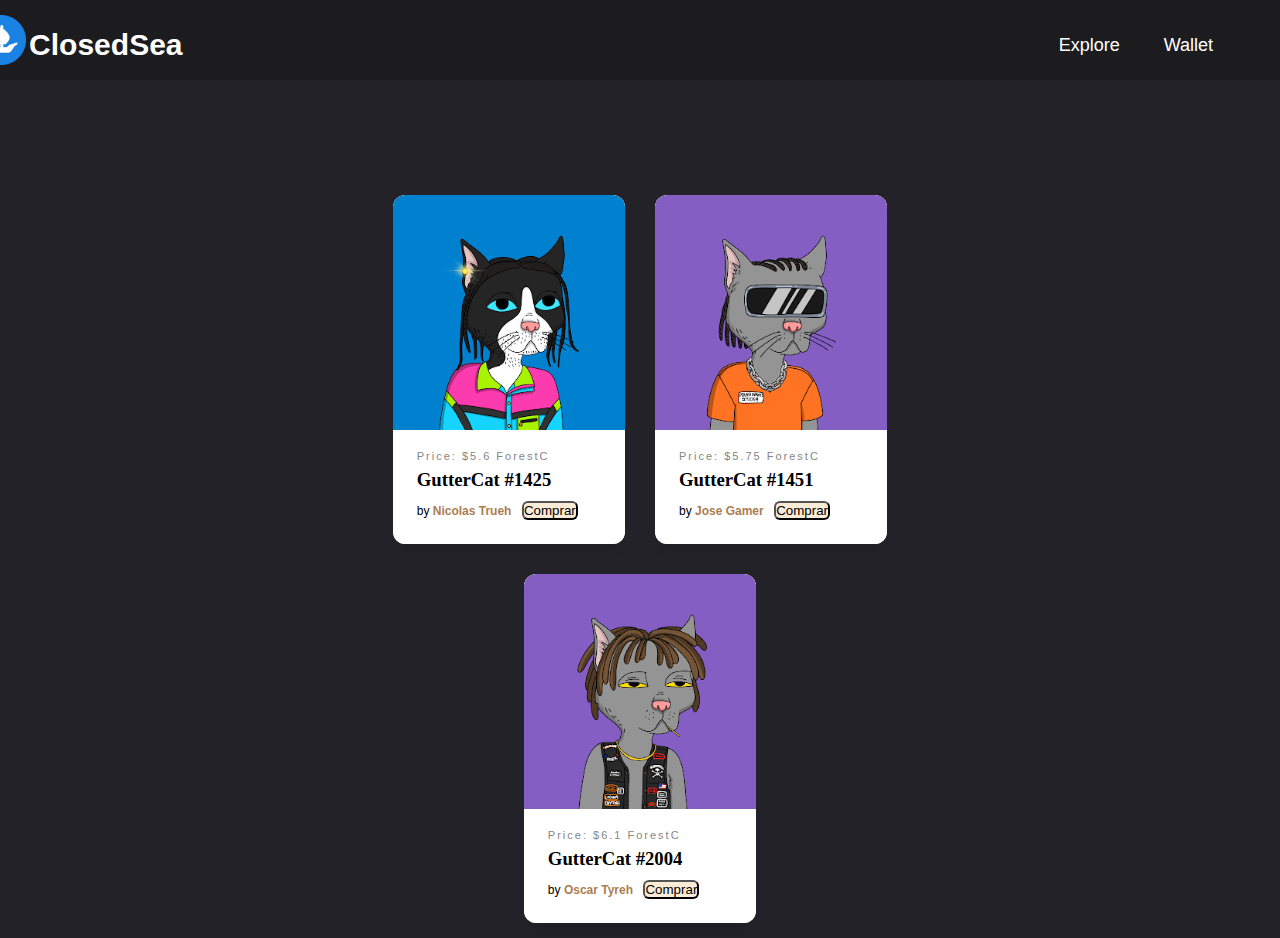
<file: src/main/webapp/CollectionGunnerCat.html>
<!DOCTYPE html>
<html lang="en">
<head>
    <meta charset="UTF-8">
    <meta http-equiv="X-UA-Compatible" content="IE=edge">
    <meta name="viewport" content="width=device-width, initial-scale=1.0">
    <link rel="stylesheet" href="css/Gunnercat.css">
    <title>Gunner Cat Collection</title>
</head>
<body>

<header class="header">
    <!--NavBar-->
    <nav class="nav">

        <img src="./Resources/closedsea%20favicon.png" class="favicon">
        <a href="indexLOG.jsp" class="logo nav-link">ClosedSea</a>

        <ul class="nav-menu">
            <li class="nav-menu-item">
                <a href="explore.html" class="nav-menu-link nav-link">Explore</a>
            </li>
            <!--<li class="nav-menu-item ">
                <a href="CrearColeccion.html" class="nav-menu-link nav-link">Collection</a>
            </li>
            <li class="nav-menu-item ">
                <a href="CrearPieza.html" class="nav-menu-link nav-link">Create</a>
            </li>
            <li class="nav-menu-item nav-menu-login">
                <a href="SignIn.html" class="nav-menu-link nav-link">Sign up / in</a>
            </li>-->
            <li class="nav-menu-item ">
                <a href="Wallet.html" class="nav-menu-link nav-link"> Wallet</a>
            </li>
        </ul>
    </nav>
</header>

<!--section where the charts are created and displayed within the collections-->
<form action="">
<section class="cards">

    <!--Card 1-->

    <article class="card card--1">
        <div class="card__info-hover">
            <!--Svg heart icon-->
            <svg class="card__like" viewBox="0 0 24 24">
                <path fill="#000000"
                      d="M12.1,18.55L12,18.65L11.89,18.55C7.14,14.24 4,11.39 4,8.5C4,6.5 5.5,5 7.5,5C9.04,5 10.54,6 11.07,7.36H12.93C13.46,6 14.96,5 16.5,5C18.5,5 20,6.5 20,8.5C20,11.39 16.86,14.24 12.1,18.55M16.5,3C14.76,3 13.09,3.81 12,5.08C10.91,3.81 9.24,3 7.5,3C4.42,3 2,5.41 2,8.5C2,12.27 5.4,15.36 10.55,20.03L12,21.35L13.45,20.03C18.6,15.36 22,12.27 22,8.5C22,5.41 19.58,3 16.5,3Z"/>
            </svg>
        </div>
        <!--Image on card-->
        <div class="card__img"></div>
        <!--Option to link to the letter-->
        <a href="#" class="card_link">
            <div class="card__img--hover">
                <style>
                    .card--1 .card__img, .card--1 .card__img--hover {
                        background-image: url(Nfts/Cat1.png);
                    }
                </style>
            </div>
        </a>
        <!--charter information-->
        <div class="card__info">
            <!--Price Nft-->
            <span class="card__category"> Price: $5.6 ForestC</span>
            <!--Name Nft-->
            <h3 class="card__title">GutterCat #1425</h3>
            <!--Author Nft-->
            <span class="card__by">by <a href="#" class="card__author" title="author">Nicolas Trueh</a></span>
            <!--Buy button-->
            <a href="Wallet.html"><input type="button" class="btn" value="Comprar"></a>
        </div>
    </article>


    <!--Card 2 Same elemnts, containers and classes-->
    <article class="card card--2">
        <div class="card__info-hover">
            <svg class="card__like" viewBox="0 0 24 24">
                <path fill="#000000"
                      d="M12.1,18.55L12,18.65L11.89,18.55C7.14,14.24 4,11.39 4,8.5C4,6.5 5.5,5 7.5,5C9.04,5 10.54,6 11.07,7.36H12.93C13.46,6 14.96,5 16.5,5C18.5,5 20,6.5 20,8.5C20,11.39 16.86,14.24 12.1,18.55M16.5,3C14.76,3 13.09,3.81 12,5.08C10.91,3.81 9.24,3 7.5,3C4.42,3 2,5.41 2,8.5C2,12.27 5.4,15.36 10.55,20.03L12,21.35L13.45,20.03C18.6,15.36 22,12.27 22,8.5C22,5.41 19.58,3 16.5,3Z"/>
            </svg>
        </div>
        <div class="card__img"></div>
        <a href="#" class="card_link">
            <div class="card__img--hover"></div>
        </a>
        <div class="card__info">
            <span class="card__category"> Price: $5.75 ForestC</span>
            <h3 class="card__title">GutterCat #1451</h3>
            <span class="card__by">by <a href="#" class="card__author" title="author">Jose Gamer</a></span>
            <a href="Wallet.html"><input type="button" class="btn" value="Comprar"></a>
        </div>
    </article>

    <!--Card 3 Same elemnts, containers and classes-->
    <article class="card card--3">
        <div class="card__info-hover">
            <svg class="card__like" viewBox="0 0 24 24">
                <path fill="#000000"
                      d="M12.1,18.55L12,18.65L11.89,18.55C7.14,14.24 4,11.39 4,8.5C4,6.5 5.5,5 7.5,5C9.04,5 10.54,6 11.07,7.36H12.93C13.46,6 14.96,5 16.5,5C18.5,5 20,6.5 20,8.5C20,11.39 16.86,14.24 12.1,18.55M16.5,3C14.76,3 13.09,3.81 12,5.08C10.91,3.81 9.24,3 7.5,3C4.42,3 2,5.41 2,8.5C2,12.27 5.4,15.36 10.55,20.03L12,21.35L13.45,20.03C18.6,15.36 22,12.27 22,8.5C22,5.41 19.58,3 16.5,3Z"/>
            </svg>
        </div>
        <div class="card__img"></div>
        <a href="#" class="card_link">
            <div class="card__img--hover"></div>
        </a>
        <div class="card__info">
            <span class="card__category"> Price: $6.1 ForestC</span>
            <h3 class="card__title">GutterCat #2004</h3>
            <span class="card__by">by <a href="#" class="card__author" title="author">Oscar Tyreh</a></span>
            <a href="Wallet.html"><input type="button" class="btn" value="Comprar"></a>
        </div>
    </article>
</section>
</form>

</body>
</html>
</file>
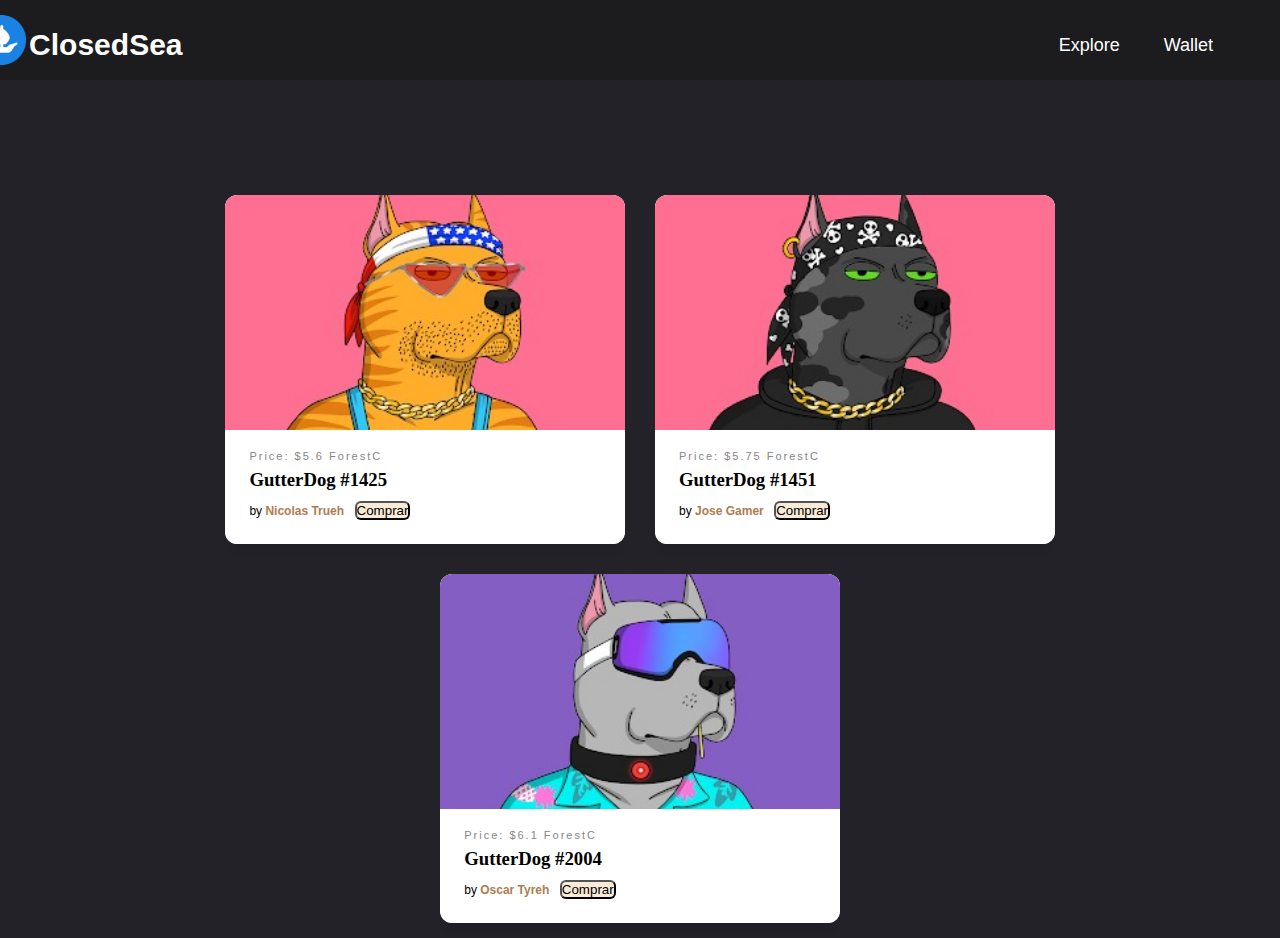
<file: src/main/webapp/CollectionGunnerDog.html>
<!DOCTYPE html>
<html lang="en">
<head>
    <meta charset="UTF-8">
    <meta http-equiv="X-UA-Compatible" content="IE=edge">
    <meta name="viewport" content="width=device-width, initial-scale=1.0">
    <link rel="stylesheet" href="css/Gunnerdog.css">
    <title>Gunner Dog Collection</title>
</head>
<body>

<header class="header">
    <!--NavBar-->
    <nav class="nav">

        <img src="./Resources/closedsea%20favicon.png" class="favicon">
        <a href="indexLOG.jsp" class="logo nav-link">ClosedSea</a>

        <ul class="nav-menu">
            <li class="nav-menu-item">
                <a href="explore.html" class="nav-menu-link nav-link">Explore</a>
            </li>
            <!-- <li class="nav-menu-item ">
                 <a href="CrearColeccion.html" class="nav-menu-link nav-link">Collection</a>
             </li>
             <li class="nav-menu-item ">
                 <a href="CrearPieza.html" class="nav-menu-link nav-link">Create</a>
             </li>
             <li class="nav-menu-item nav-menu-login">
                 <a href="SignIn.html" class="nav-menu-link nav-link">Sign up / in</a>
             </li>-->
            <li class="nav-menu-item ">
                <a href="Wallet.html" class="nav-menu-link nav-link"> Wallet</a>
            </li>
        </ul>
    </nav>
</header>


<section class="cards">

    <!--Carta 1-->

    <article class="card card--1">
        <div class="card__info-hover">
            <!--Svg icono corazón-->
            <svg class="card__like" viewBox="0 0 24 24">
                <path fill="#000000"
                      d="M12.1,18.55L12,18.65L11.89,18.55C7.14,14.24 4,11.39 4,8.5C4,6.5 5.5,5 7.5,5C9.04,5 10.54,6 11.07,7.36H12.93C13.46,6 14.96,5 16.5,5C18.5,5 20,6.5 20,8.5C20,11.39 16.86,14.24 12.1,18.55M16.5,3C14.76,3 13.09,3.81 12,5.08C10.91,3.81 9.24,3 7.5,3C4.42,3 2,5.41 2,8.5C2,12.27 5.4,15.36 10.55,20.03L12,21.35L13.45,20.03C18.6,15.36 22,12.27 22,8.5C22,5.41 19.58,3 16.5,3Z"/>
            </svg>
        </div>
        <!--Imagen carta-->
        <div class="card__img"></div>
        <!--Opción de link con la carta-->
        <a href="#" class="card_link">
            <div class="card__img--hover"></div>
        </a>
        <!--información de la carta-->
        <div class="card__info">
            <!--Precio Nft-->
            <span class="card__category"> Price: $5.6 ForestC</span>
            <!--Nombre Nft-->
            <h3 class="card__title">GutterDog #1425</h3>
            <!--Autor Nft-->
            <span class="card__by">by <a href="#" class="card__author" title="author">Nicolas Trueh</a></span>
            <!--Botón comprar-->
            <a href="Wallet.html"><input type="button" class="btn" value="Comprar"></a>
        </div>
    </article>


    <!--Carta 2-->
    <article class="card card--2">
        <div class="card__info-hover">
            <svg class="card__like" viewBox="0 0 24 24">
                <path fill="#000000"
                      d="M12.1,18.55L12,18.65L11.89,18.55C7.14,14.24 4,11.39 4,8.5C4,6.5 5.5,5 7.5,5C9.04,5 10.54,6 11.07,7.36H12.93C13.46,6 14.96,5 16.5,5C18.5,5 20,6.5 20,8.5C20,11.39 16.86,14.24 12.1,18.55M16.5,3C14.76,3 13.09,3.81 12,5.08C10.91,3.81 9.24,3 7.5,3C4.42,3 2,5.41 2,8.5C2,12.27 5.4,15.36 10.55,20.03L12,21.35L13.45,20.03C18.6,15.36 22,12.27 22,8.5C22,5.41 19.58,3 16.5,3Z"/>
            </svg>
        </div>
        <div class="card__img"></div>
        <a href="#" class="card_link">
            <div class="card__img--hover"></div>
        </a>
        <div class="card__info">
            <span class="card__category"> Price: $5.75 ForestC</span>
            <h3 class="card__title">GutterDog #1451</h3>
            <span class="card__by">by <a href="#" class="card__author" title="author">Jose Gamer</a></span>
            <a href="Wallet.html"><input type="button" class="btn" value="Comprar"></a>
        </div>
    </article>

    <!--Carta 3-->
    <article class="card card--3">
        <div class="card__info-hover">
            <svg class="card__like" viewBox="0 0 24 24">
                <path fill="#000000"
                      d="M12.1,18.55L12,18.65L11.89,18.55C7.14,14.24 4,11.39 4,8.5C4,6.5 5.5,5 7.5,5C9.04,5 10.54,6 11.07,7.36H12.93C13.46,6 14.96,5 16.5,5C18.5,5 20,6.5 20,8.5C20,11.39 16.86,14.24 12.1,18.55M16.5,3C14.76,3 13.09,3.81 12,5.08C10.91,3.81 9.24,3 7.5,3C4.42,3 2,5.41 2,8.5C2,12.27 5.4,15.36 10.55,20.03L12,21.35L13.45,20.03C18.6,15.36 22,12.27 22,8.5C22,5.41 19.58,3 16.5,3Z"/>
            </svg>
        </div>
        <div class="card__img"></div>
        <a href="#" class="card_link">
            <div class="card__img--hover"></div>
        </a>
        <div class="card__info">
            <span class="card__category"> Price: $6.1 ForestC</span>
            <h3 class="card__title">GutterDog #2004</h3>
            <span class="card__by">by <a href="#" class="card__author" title="author">Oscar Tyreh</a></span>
            <a href="Wallet.html"><input type="button" class="btn" value="Comprar"></a>
        </div>
    </article>
</section>

</body>
</html>
</file>
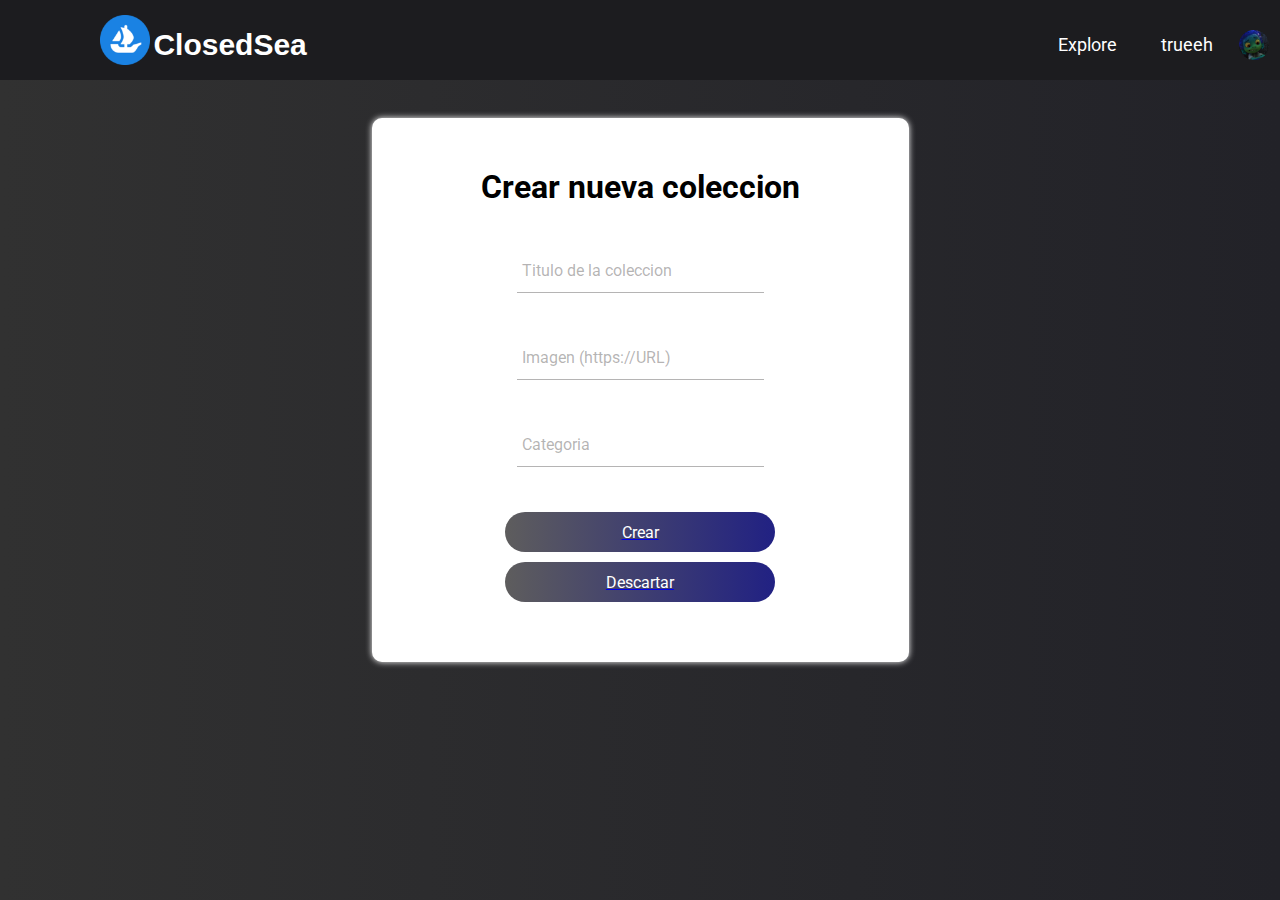
<file: src/main/webapp/CrearColeccion.html>
<!DOCTYPE html>
<!-- Declaration of language and apis to be used in html -->
<html lang="en">
<head>
    <meta charset="UTF-8">
    <meta name="viewport" content="width=device-width, initial-scale=1.0">
    <title>Document</title>
    <link rel="stylesheet" href="css/CrearColeccion.css">
    <link href="https://fonts.googleapis.com/css?family=Roboto:300,400,500,700&display=swap" rel="stylesheet">
</head>
<body>
<!-- Header declaration with css file --->
<header class="header">
    <!--NavBar declaration and functions-->
    <nav class="nav">
        <!-- Navbar logo and avatar logo --->
        <img src="./Resources/closedsea%20favicon.png" class="favicon">
        <img src="./Resources/UserAvatar.png" class="nav-avatar">
        <!-- Navbar text logo --->
        <a href="indexLOG.jsp" class="logo nav-link">ClosedSea</a>
        <!-- Navbar made with an ordered list and within that list an unordered list --->
        <ul class="nav-menu">
            <li class="nav-menu-item">
                <a href="explore.html" class="nav-menu-link nav-link">Explore</a>
            </li>
            <li class="nav-menu-item nav-menu-login">
                <a href="#" class="nav-menu-link nav-link">trueeh</a>
            </li>
        </ul>
    </nav>
</header>
<!-- Form declaration to get the new NFT information-->
<form action="" method="POST" id="form">
    <div class="form">
        <h1>Crear nueva coleccion</h1>
        <!-- Div with the collection title information-->
        <div class="grupo">
            <input type="text" name="" id="name" required><span class="barra"></span>
            <label for="">Titulo de la coleccion</label>
        </div>
        <!-- Div with the collection image information-->
        <div class="grupo">
            <input type="url" name="url" id="url" required><span class="barra"></span>
            <label for="url">Imagen (https://URL)</label>
        </div>
        <!-- Div with the collection category information-->
        <div class="grupo">
            <input type="text" name="" id="name" required><span class="barra"></span>
            <label for="">Categoria</label>
        </div>
        <!-- Button to create and publish the nft -->
        <a href="indexLOG.html">
            <button type="button">Crear</button>
        </a>
        <!-- Button to create and publish the nft-->
        <a href="indexLOG.html">
            <button type="button">Descartar</button>
        </a>
    </div>
</form>

</body>
</html>
</file>
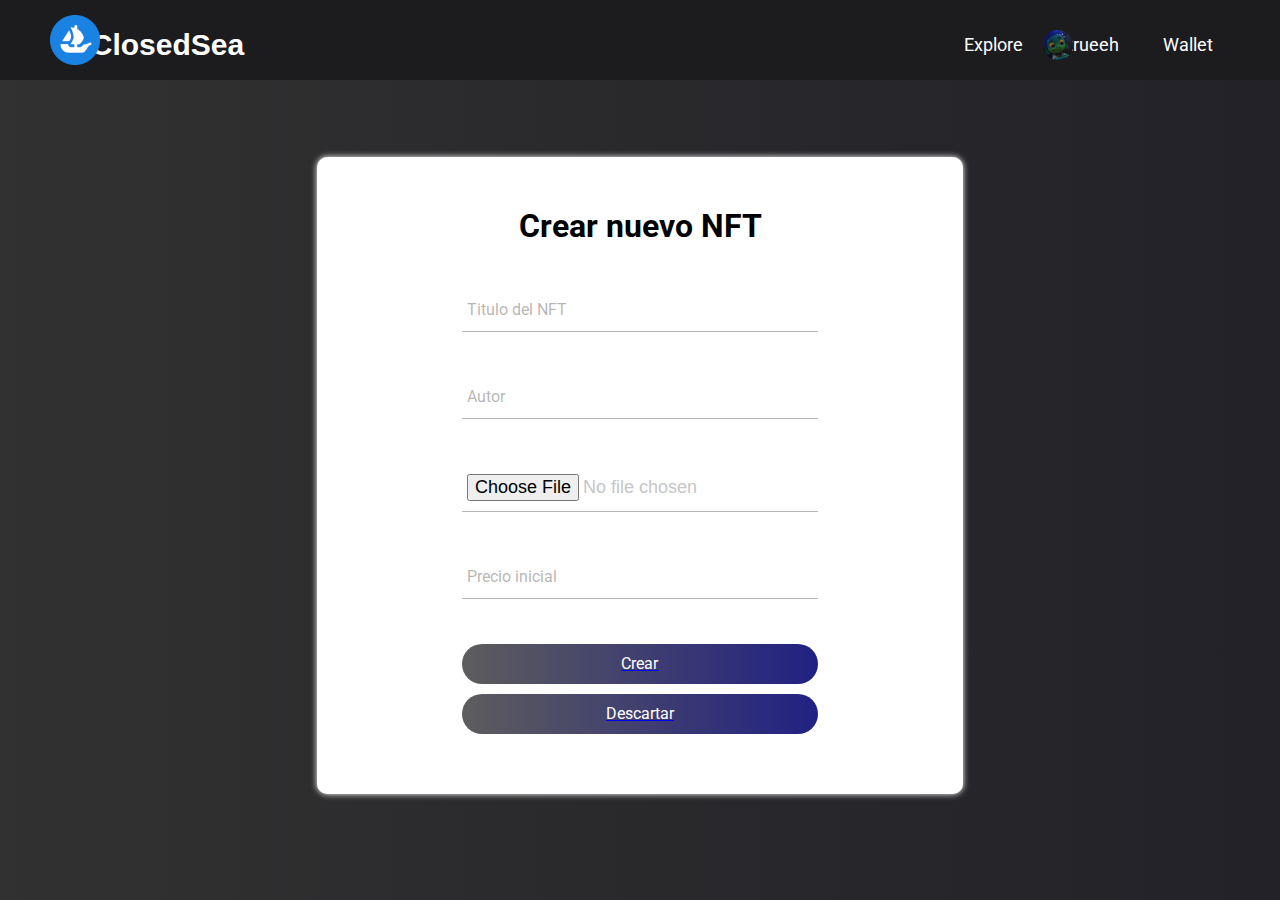
<file: src/main/webapp/CrearPieza.html>
<!DOCTYPE html>
<!-- Declaration of language and apis to be used in html -->
<html lang="es">
<head>
    <meta charset="UTF-8">
    <meta name="viewport" content="width=device-width, initial-scale=1.0">
    <title>Document</title>
    <link rel="stylesheet" href="css/CrearPieza.css">
    <link href="https://fonts.googleapis.com/css?family=Roboto:300,400,500,700&display=swap" rel="stylesheet">
</head>
<body>
<!-- Header declaration with css file --->
<header class="header">
    <!--NavBar declaration and functions-->
    <nav class="nav">
        <!-- Navbar logo and avatar logo --->
        <img src="./Resources/closedsea%20favicon.png" class="favicon">
        <img src="./Resources/UserAvatar.png" class="nav-avatar">
        <!-- Navbar text logo --->
        <a href="indexLOG.jsp" class="logo nav-link">ClosedSea</a>
        <!-- Navbar made with an ordered list and within that list an unordered list --->
        <ul class="nav-menu">
            <li class="nav-menu-item">
                <a href="explore.html" class="nav-menu-link nav-link">Explore</a>
            </li>
            <li class="nav-menu-item nav-menu-login">
                <a href="#" class="nav-menu-link nav-link">trueeh</a>
            </li>
            <li class="nav-menu-item ">
                <a href="Wallet.html" class="nav-menu-link nav-link">Wallet</a>
            </li>
        </ul>
    </nav>
</header>
<!-- Nft main page and main div with information -->
<form action="./upload-test" method="post" id="form" enctype="multipart/form-data">
    <div class="form">
        <!-- Create a new nft title -->
        <h1>Crear nuevo NFT</h1>
        <!-- Nft title information -->
        <div class="grupo">
            <input type="text" name="title" required><span class="barra"></span>
            <label>Titulo del NFT</label>
        </div>
        <!-- Author input div -->
        <div class="grupo">
            <input type="text" name="author" required><span class="barra"></span>
            <label>Autor</label>
        </div>
        <!-- Image input div -->
        <div class="grupo">
            <input type="file" name="file" id="url" required><span class="barra"></span>
            <label for="url"></label>
        </div>
        <!-- Final price div with label -->
        <div class="grupo">
            <input type="text" name="fcoins" id="text" required><span class="barra"></span>
            <label>Precio inicial</label>
        </div>
        <!-- Create button  -->
        <a href="indexLOG.html">
            <button type="submit">Crear</button>
        </a>
        <!-- Discard button  -->
        <a href="indexLOG.html">
            <button type="button">Descartar</button>
        </a>
    </div>
</form>
</body>
</html>
</file>
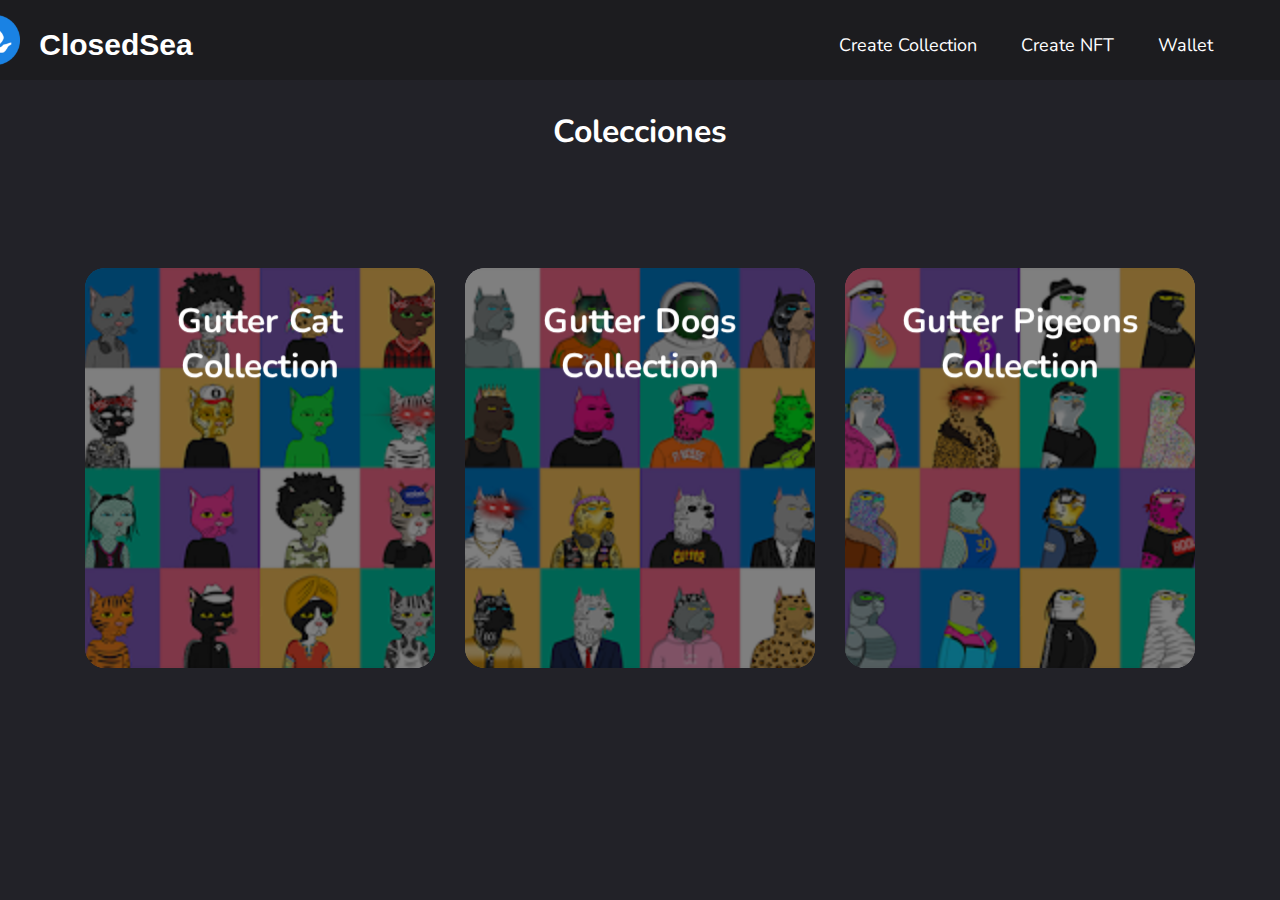
<file: src/main/webapp/explore.html>
<!DOCTYPE html>
<!-- Declaration of language and apis to be used in html -->
<html lang="en">
<head>
    <meta charset="UTF-8">
    <meta http-equiv="X-UA-Compatible" content="IE=edge">
    <meta name="viewport" content="width=device-width, initial-scale=1.0">
    <title>Explore NFT´s</title>
    <link rel="stylesheet" href="css/explore.css">
</head>
<!-- Body declaration --->
<body>
<header class="header">
    <!--NavBar declaration and functions-->
    <nav class="nav">
        <!-- Navbar logo and avatar logo --->
        <img src="./Resources/closedsea%20favicon.png" class="favicon">
        <!-- Navbar made with an ordered list and within that list an unordered list --->
        <a href="indexLOG.jsp" class="logo nav-link">ClosedSea</a>
        <!-- Navbar made with an ordered list and within that list an unordered list --->
        <ul class="nav-menu">
            <!-- <li class = "nav-menu-item">
                 <a href="explore.html" class="nav-menu-link nav-link">Explore</a>
             </li>-->
            <li class="nav-menu-item ">
                <a href="CrearColeccion.html" class="nav-menu-link nav-link">Create Collection</a>
            </li>
            <li class="nav-menu-item ">
                <a href="CrearPieza.html" class="nav-menu-link nav-link">Create NFT</a>
            </li>
            <!-- <li class="nav-menu-item nav-menu-login">
                <a href="SignIn.html" class="nav-menu-link nav-link">Sign up / in</a>
            </li>-->
            <li class="nav-menu-item ">
                <a href="Wallet.html" class="nav-menu-link nav-link"> Wallet</a>
            </li>
        </ul>
    </nav>
</header>
<!-- Collection cards -->
<main>

    <!-- Collections title with center attribute -->
    <h1 class="tittle">
        <center>Colecciones</center>
    </h1>
    <div class="container_card">
        <!-- Nft card 1-->
        <div class="card_father">
            <div class="card">
                <!--Front side of the cards-->
                <div class="card_front" style="background-image: url(Nfts/GutterCat.png);">
                    <!--Container with background class-->
                    <div class="bg"></div>
                    <!--Front body of the cards-->
                    <div class="body_card_front">
                        <h1>Gutter Cat Collection</h1>
                    </div>
                </div>
                <!--Back side of the cards-->
                <div class="card_back">
                    <!--Rear body of the cards-->
                    <div class="body_card_back">
                        <h1>NFTs 1</h1>
                        <!--Paragraph-->
                        <p>Welcome to the Gutter. The Gutter Cats are a collection of 3,000 randomly generated NFTs on
                            the Ethereum blockchain that double as membership tokens into the Gutter Cat Gang. Gutter
                            Cats represent GCG’s premier level of membership, unlocking varying and unique levels of
                            community led access and perks.</p>
                        <!--Button-->
                        <a href="CollectionGunnerCat.html"><input type="button" value="Entrar"></a>
                    </div>
                </div>
            </div>
        </div>
        <!-- Nft card 2 same containers and classes-->

        <div class="card_father">
            <div class="card">
                <div class="card_front" style="background-image: url(Nfts/GutterDog.png);">
                    <div class="bg"></div>
                    <div class="body_card_front">
                        <h1>Gutter Dogs Collection</h1>
                    </div>
                </div>
                <div class="card_back">
                    <div class="body_card_back">
                        <h1>NFTs 2</h1>
                        <p>Welcome to the Gutter. The Gutter Dogs are a collection of 3,000 randomly generated NFTs on
                            the Ethereum blockchain that double as membership tokens into the Gutter Cat Gang. Gutter
                            Dogs represent GCG’s base level of membership, unlocking varying and unique levels of
                            community led access and perks.</p>
                        <a href="CollectionGunnerDog.html"><input type="button" value="Entrar"></a>
                    </div>
                </div>
            </div>
        </div>
        <!-- Nft card 3-->

        <div class="card_father">
            <div class="card">
                <div class="card_front" style="background-image: url(Nfts/GutterPigeons.png);">
                    <div class="bg"></div>
                    <div class="body_card_front">
                        <h1>Gutter Pigeons Collection</h1>
                    </div>
                </div>
                <div class="card_back">
                    <div class="body_card_back">
                        <h1>NFTs 3</h1>
                        <p>Welcome to the Gutter. The Gutter Pigeons are a collection of 3,000 randomly generated NFTs
                            on the Ethereum blockchain that double as membership tokens into the Gutter Cat Gang. Gutter
                            Pigeons represent GCG’s base level of membership, unlocking varying and unique levels of
                            community led access and perks.</p>
                        <a href="CollectionGunnerPigeons.html"><input type="button" value="Entrar"></a>
                    </div>
                </div>
            </div>
        </div>

    </div>

</main>


</body>
</html>
</file>
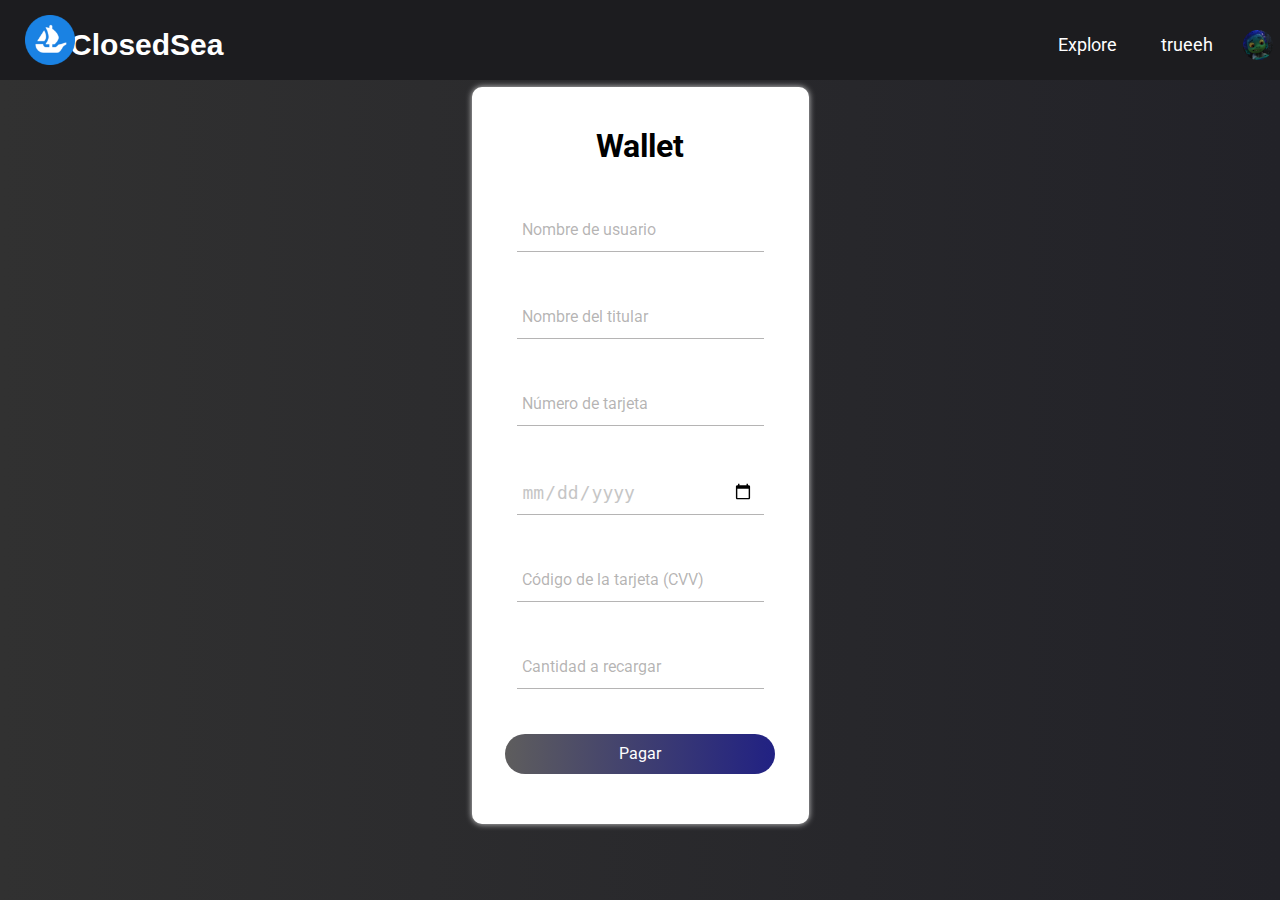
<file: src/main/webapp/Wallet.html>
<!DOCTYPE html>
<!-- Declaration of language and apis to be used in html -->
<html lang="es">
<head>
    <meta charset="UTF-8">
    <meta name="viewport" content="width=device-width, initial-scale=1.0">
    <title>Document</title>
    <link rel="stylesheet" href="css/Wallet.css">
    <link href="https://fonts.googleapis.com/css?family=Roboto:300,400,500,700&display=swap" rel="stylesheet">
</head>
<body>
<header class="header">
    <!--NavBar declaration and functions-->
    <nav class="nav">
        <!-- Navbar logo and avatar logo --->
        <img src="./Resources/closedsea%20favicon.png" class="favicon">
        <img src="./Resources/UserAvatar.png" class="nav-avatar">
        <!-- Navbar text logo --->
        <a href="indexLOG.jsp" class="logo nav-link">ClosedSea</a>
        <!-- Navbar made with an ordered list and within that list an unordered list --->
        <ul class="nav-menu">
            <li class="nav-menu-item">
                <a href="explore.html" class="nav-menu-link nav-link">Explore</a>
            </li>
            <!-- <li class="nav-menu-item ">
                 <a href="#" class="nav-menu-link nav-link">Create</a>
             </li> -->
            <li class="nav-menu-item nav-menu-login">
                <a href="#" class="nav-menu-link nav-link">trueeh</a>
            </li>
        </ul>
    </nav>
</header>
<!-- Form to get the wallet information -->
<form action="./Wallet" method="post">
    <div class="form">
        <!-- Wallet title -->
        <h1>Wallet</h1>
        <!-- Owners name input -->
        <div class="grupo">
            <input type="text" name="username" required><span class="barra"></span>
            <label>Nombre de usuario</label>
        </div>
        <div class="grupo">
            <input type="text" name="" required><span class="barra"></span>
            <label>Nombre del titular</label>
        </div>
        <!-- Card number  input -->
        <div class="grupo">
            <input type="text" name="" id="Numero" required><span class="barra"></span>
            <label>Número de tarjeta</label>
        </div>
        <!-- Expiration date input -->
        <div class="grupo">
            <input type="date" required><span class="barra"></span>
        </div>
        <!-- CVV input -->
        <div class="grupo">
            <input type="text" required><span class="barra"></span>
            <label>Código de la tarjeta (CVV)</label>
        </div>
        <!-- Cantidad input -->
        <div class="grupo">
            <input type="text" name="coins" required><span class="barra"></span>
            <label>Cantidad a recargar</label>
        </div>
        <!-- Pay button -->
            <button type="submit">Pagar</button>
    </div>
</form>
</body>
</html>
</file>
<file: src/main/webapp/css/Gunnercat.css>
/*Styles for all html*/
* {
    margin: 0;
    box-sizing: border-box;
    flex-wrap: wrap;
    padding: 0;
    font-family: 'Nunito', sans-serif;
}

/*Styles for body*/
body {
    font-family: sans-serif;
    padding: 90px 20px 0;
    background: #222228;
    display: flex;
    display: -webkit-flex;
    -webkit-justify-content: center;
    -webkit-align-items: center;
    justify-content: center;
    align-items: center;
}

/*Nav logo style*/
.favicon {
    margin-top: 10px;
    height: 50px;
    width: 50px;
    position: relative;
    left: -29px;
}

/*Styles applied to the header*/
.header {
    background-color: #1c1c1f;
    height: 80px;
    position: fixed;
    width: 100%;
    top: 0;
    left: 0;
    z-index: 100;

}

/*Styles applied to the nav*/
.nav {
    padding: 5px;
    display: flex;
    max-width: 1300px;
    justify-content: space-between;
    margin: 0 auto;

}

/*Styles applied to texts with links*/
.nav-link {
    color: #ffffff;
    text-decoration: none;

}

/*Styles applied to the text ClosedSea*/
.logo {
    font-size: 30px;
    font-weight: bold;
    font-family: "Montserrat", sans-serif;
    position: relative;
    left: -440px;
    padding: 0 40px;
    line-height: 80px;


}

/*Styles applied to the menu inside the nav*/
.nav-menu {
    display: flex;
    margin-right: 40px;
    list-style: none;
}

/*Styles applied to menu items*/
.nav-menu-item {
    font-size: 18px;
    margin: 0 10px;
    line-height: 80px;
    text-transform: none;
    width: max-content;
}

.nav-menu-link {
    padding: 8px 12px;
    border-radius: 3px;
}

/*Transition when hovering the mouse over menu items*/
.nav-menu-link:hover {
    background-color: #565454;
    transition: 0.5s;
}

/* cierre de estilos nav*/

/* Inicio estilos GunnerCat*/


/*Imported Fonts*/
@import url('https://fonts.googleapis.com/css?family=Roboto+Slab:100,300,400,700');
@import url('https://fonts.googleapis.com/css?family=Raleway:300,300i,400,400i,500,500i,600,600i,700,700i,800,800i,900,900i');


/*Styles generally applied to cards*/
.cards {
    width: 100%;
    display: flex;
    display: -webkit-flex;
    justify-content: center;
    -webkit-justify-content: center;
    max-width: 1200px;
    margin-top: 90px;
    overflow: hidden;
}

/*Background card 1*/
.card--1 .card__img, .card--1 .card__img--hover {
    *background-image: url(../Nfts/Cat1.png);
}

/*Background card 2*/
.card--2 .card__img, .card--2 .card__img--hover {
    background-image: url(../Nfts/Cat2.png);
}

/*Background card 3*/
.card--3 .card__img, .card--3 .card__img--hover {
    background-image: url(../Nfts/Cat3.png);
}

/*Style for like incon*/
.card__like {
    width: 18px;
}

/*Image inside to the cards*/
.card__img {
    visibility: hidden;
    background-size: cover;
    background-position: center;
    background-repeat: no-repeat;
    width: 100%;
    height: 235px;
    border-top-left-radius: 12px;
    border-top-right-radius: 12px;


}

/*Transmitting information from the charts*/
.card__info-hover {
    position: absolute;
    padding: 16px;
    width: 100%;
    opacity: 0;
    top: 0;
}

/*Image transition on mouse over*/
.card__img--hover {
    transition: 0.2s all ease-out;
    background-size: cover;
    background-position: center;
    background-repeat: no-repeat;
    width: 100%;
    position: absolute;
    height: 235px;
    border-top-left-radius: 12px;
    border-top-right-radius: 12px;
    top: 0;

}

/*Styles applied to a chart element*/
.card {
    margin-right: 25px;
    transition: all .4s cubic-bezier(0.175, 0.885, 0, 1);
    background-color: #fff;
    width: 33.3%;
    position: relative;
    border-radius: 12px;
    overflow: hidden;
    box-shadow: 0px 13px 10px -7px rgba(0, 0, 0, 0.1);
    margin: 15px;

}

/*Transition when hovering the mouse over the chart*/
.card:hover {
    box-shadow: 0px 30px 18px -8px rgba(0, 0, 0, 0.1);
    transform: scale(1.10, 1.10);
}

/*Styles applied to letter information*/
.card__info {
    z-index: 2;
    background-color: #fff;
    border-bottom-left-radius: 12px;
    border-bottom-right-radius: 12px;
    padding: 16px 24px 24px 24px;
}

/*Styles applied to the category chart*/
.card__category {
    font-family: 'Raleway', sans-serif;
    font-size: 11px;
    letter-spacing: 2px;
    font-weight: 500;
    color: #868686;
}

/*Styles applied to a card title*/
.card__title {
    margin-top: 5px;
    margin-bottom: 10px;
    font-family: 'Roboto Slab', serif;
}

/*Styles applied to a by word*/
.card__by {
    font-size: 12px;
    font-family: 'Raleway', sans-serif;
    font-weight: 500;
}

/*Styles applied to author card*/
.card__author {
    font-weight: 600;
    text-decoration: none;
    color: #AD7D52;
}

/*Image transition of a card*/
.card:hover .card__img--hover {
    height: 100%;
    opacity: 0.3;
}

/*effect of the information in a letter*/
.card:hover .card__info {
    background-color: transparent;
    position: relative;
}

/*Styles applied to hover effect*/
.card:hover .card__info-hover {
    opacity: 1;
}

/*Styles applied to a button*/
.btn {
    border-radius: 6px;
    padding: auto;
    margin-left: 6px;
    text-decoration: none;
    background-color: antiquewhite;
    text-align: center;
    cursor: pointer;

}
</file>
<file: src/main/webapp/css/Gunnerdog.css>
* {
    margin: 0;
    box-sizing: border-box;
    flex-wrap: wrap;
    padding: 0;
    font-family: 'Nunito', sans-serif;
}

body {
    font-family: sans-serif;
    padding: 90px 20px 0;
    background: #222228;
    display: flex;
    display: -webkit-flex;
    -webkit-justify-content: center;
    -webkit-align-items: center;
    justify-content: center;
    align-items: center;
}

.favicon {
    margin-top: 10px;
    height: 50px;
    width: 50px;
    position: relative;
    left: -29px;
}

.header {
    background-color: #1c1c1f;
    height: 80px;
    position: fixed;
    width: 100%;
    top: 0;
    left: 0;
    z-index: 100;

}

.nav {
    padding: 5px;
    display: flex;
    max-width: 1300px;
    justify-content: space-between;
    margin: 0 auto;

}

.nav-link {
    color: #ffffff;
    text-decoration: none;

}

.logo {
    font-size: 30px;
    font-weight: bold;
    font-family: "Montserrat", sans-serif;
    position: relative;
    left: -440px;
    padding: 0 40px;
    line-height: 80px;


}

.nav-menu {
    display: flex;
    margin-right: 40px;
    list-style: none;
}

.nav-menu-item {
    font-size: 18px;
    margin: 0 10px;
    line-height: 80px;
    text-transform: none;
    width: max-content;
}

.nav-menu-link {
    padding: 8px 12px;
    border-radius: 3px;
}

.nav-menu-link:hover {
    background-color: #565454;
    transition: 0.5s;
}

/* cierre de estilos nav*/

/* Inicio estilos GunnerCat*/

@import url('https://fonts.googleapis.com/css?family=Roboto+Slab:100,300,400,700');
@import url('https://fonts.googleapis.com/css?family=Raleway:300,300i,400,400i,500,500i,600,600i,700,700i,800,800i,900,900i');


.cards {
    width: 100%;
    display: flex;
    display: -webkit-flex;
    justify-content: center;
    -webkit-justify-content: center;
    max-width: 1200px;
    margin-top: 90px;
    overflow: hidden;
}

.card--1 .card__img, .card--1 .card__img--hover {
    background-image: url(../Nfts/Dog1.jpeg);
}


.card--2 .card__img, .card--2 .card__img--hover {
    background-image: url(../Nfts/Dog2.jpeg);
}

.card--3 .card__img, .card--3 .card__img--hover {
    background-image: url(../Nfts/Dog3.jpeg);
}


.card__like {
    width: 18px;
}

.card__img {
    visibility: hidden;
    background-size: cover;
    background-position: center;
    background-repeat: no-repeat;
    width: 100%;
    height: 235px;
    border-top-left-radius: 12px;
    border-top-right-radius: 12px;


}

.card__info-hover {
    position: absolute;
    padding: 16px;
    width: 100%;
    opacity: 0;
    top: 0;
}

.card__img--hover {
    transition: 0.2s all ease-out;
    background-size: cover;
    background-position: center;
    background-repeat: no-repeat;
    width: 100%;
    position: absolute;
    height: 235px;
    border-top-left-radius: 12px;
    border-top-right-radius: 12px;
    top: 0;

}

.card {
    margin-right: 25px;
    transition: all .4s cubic-bezier(0.175, 0.885, 0, 1);
    background-color: #fff;
    width: 33.3%;
    position: relative;
    border-radius: 12px;
    overflow: hidden;
    box-shadow: 0px 13px 10px -7px rgba(0, 0, 0, 0.1);
    margin: 15px;

}

.card:hover {
    box-shadow: 0px 30px 18px -8px rgba(0, 0, 0, 0.1);
    transform: scale(1.10, 1.10);
}

.card__info {
    z-index: 2;
    background-color: #fff;
    border-bottom-left-radius: 12px;
    border-bottom-right-radius: 12px;
    padding: 16px 24px 24px 24px;
}

.card__category {
    font-family: 'Raleway', sans-serif;
    font-size: 11px;
    letter-spacing: 2px;
    font-weight: 500;
    color: #868686;
}

.card__title {
    margin-top: 5px;
    margin-bottom: 10px;
    font-family: 'Roboto Slab', serif;
}

.card__by {
    font-size: 12px;
    font-family: 'Raleway', sans-serif;
    font-weight: 500;
}

.card__author {
    font-weight: 600;
    text-decoration: none;
    color: #AD7D52;
}

.card:hover .card__img--hover {
    height: 100%;
    opacity: 0.3;
}

.card:hover .card__info {
    background-color: transparent;
    position: relative;
}

.card:hover .card__info-hover {
    opacity: 1;
}

.btn {
    border-radius: 6px;
    padding: auto;
    margin-left: 6px;
    text-decoration: none;
    background-color: antiquewhite;
    text-align: center;
    cursor: pointer;

}
</file>
<file: src/main/webapp/css/CrearColeccion.css>
/*text color*/
:root {
    --colorTextos: #49454567;
}

/*panel creation*/
*,
::before,
::after {
    margin: 0;
    padding: 0;
    box-sizing: border-box;
}

/*shapes the body of the window*/
body {
    font-family: 'Roboto';
    background: #222228;
    background: -webkit-linear-gradient(to right, #313131, #222228);
    background: linear-gradient(to right, #313131, #222228);
    height: 650px;
    display: flex;
    justify-content: center;
    align-items: center;
}

/*form to titles*/
h1 {
    text-align: center;
    font-weight: 700;
}

/*shapes the panel where the buttons and text are*/
form {
    background: #fff;
    padding: 50px 100px;
    box-shadow: 0 0 6px 0 #fff;
    border-radius: 10px;
    margin-top: 130px;
}

/*shapes the panel where the buttons and text are*/
.form {
    width: 100%;
    margin: auto;
}

/*gives margin and size to the form*/
form .grupo {
    position: relative;
    margin: 45px;
}

/*shape text boxes*/
input {
    background: none;
    color: #c6c6c6;
    font-size: 18px;
    padding: 10px 10px 10px 5px;
    display: block;
    width: 100%;
    border: none;
    border-bottom: 1px solid var(--colorTextos);
}

/*remove margins from text boxes*/
input:focus {
    outline: none;
    color: #5e5d5d;
}

/*Create the animations to the text boxes*/
label {
    color: var(--colorTextos);
    font-size: 16px;
    position: absolute;
    left: 5px;
    top: 10px;
    transition: 0.5s ease all;
    pointer-events: none;
}

/*Gives characteristics to text boxes*/
input:focus ~ label,
input:valid ~ label {
    top: -14px;
    font-size: 12px;
    color: #2196f3;
}

/*Gives characteristics to the bars*/
.barra {
    position: relative;
    display: block;
    width: 100%;
}

/*Gives characteristics to the bars*/
.barra::before {
    content: "";
    height: 2px;
    width: 0%;
    bottom: 0;
    position: absolute;
    background: linear-gradient(to right, #504f4f, #222228);
    transition: 0.3s ease width;
    left: 0;
}

/*Gives characteristics to the bars*/
input:focus ~ .barra::before {
    width: 100%;
}

/*Gives all the features to the buttons*/
button {
    font-family: 'roboto';
    background: #222228;
    background: -webkit-linear-gradient(to right, #5e5d5d, #212183);
    background: linear-gradient(to right, #5e5d5d, #212183);
    border: none;
    display: block;
    width: 80%;
    margin: 10px auto;
    color: #fff;
    height: 40px;
    font-size: 16px;
    cursor: pointer;
    border-radius: 20px;

    /*shapes the icons*/
}

.favicon {
    margin-top: 10px;
    height: 50px;
    width: 50px;
    position: relative;
    left: 95px;
}

/*style the entire header*/
.header {
    background-color: #1c1c1f;
    height: 80px;
    position: fixed;
    width: 100%;
    top: 0;
    left: 0;
    z-index: 100;
}

/*styles the entire nav*/
.nav {
    padding: 5px;
    display: flex;
    max-width: 1300px;
    justify-content: space-between;
    margin: 0 auto;
}

/*create animations for the nav*/
.nav-link {
    color: #ffffff;
    text-decoration: none;
}

/*create styles for the logo text*/
.logo {
    font-size: 30px;
    font-weight: bold;
    font-family: "Montserrat", sans-serif;
    padding: 0 40px;
    line-height: 80px;
    margin-left: -1350px;
}

/*shapes the user logo*/
.nav-avatar {
    margin-top: 15px;
    height: 30px;
    width: 30px;
    position: relative;
    left: 495px;
    top: 10px;
}

/*Style the navigation bar*/
.nav-menu {
    display: flex;
    margin-right: 40px;
    list-style: none;

}

/*Style the navigation bar*/
.nav-menu-item {
    font-size: 18px;
    margin: 0 10px;
    line-height: 80px;
    text-transform: none;
    width: max-content;
}

/*Style the navigation bar*/
.nav-menu-link {
    padding: 8px 12px;
    border-radius: 3px;
}

/*Style the navigation bar*/
.nav-menu-link:hover {
    background-color: #565454;
    transition: 0.5s;
}

/*modifies the size of the page depending on the device*/
@media screen and (max-width: 500px) {
    form {
        width: 80%;
    }
}
</file>
<file: src/main/webapp/css/CrearPieza.css>
/*text color*/
:root {
    --colorTextos: #49454567;
}

/*panel creation*/
*,
::before,
::after {
    margin: 0;
    padding: 0;
    box-sizing: border-box;
}

/*shapes the body of the window*/
body {
    font-family: 'Roboto';
    background: #222228;
    background: -webkit-linear-gradient(to right, #313131, #222228);
    background: linear-gradient(to right, #313131, #222228);
    height: 650px;
    display: flex;
    justify-content: center;
    align-items: center;
}

.favicon {
    margin-top: 10px;
    height: 50px;
    width: 50px;
    position: relative;
    left: 45px;
}

/*style the entire header*/
.header {
    background-color: #1c1c1f;
    height: 80px;
    position: fixed;
    width: 100%;
    top: 0;
    left: 0;
    z-index: 100;
}

/*styles the entire nav*/
.nav {
    padding: 5px;
    display: flex;
    max-width: 1300px;
    justify-content: space-between;
    margin: 0 auto;
}

/*create animations for the nav*/
.nav-link {
    color: #ffffff;
    text-decoration: none;
}

/*create styles for the logo text*/
.logo {
    font-size: 30px;
    font-weight: bold;
    font-family: "Montserrat", sans-serif;
    padding: 0 40px;
    line-height: 80px;
    margin-left: -1350px;
}

/*shapes the user logo*/
.nav-avatar {
    margin-top: 15px;
    height: 30px;
    width: 30px;
    position: relative;
    left: 330px;
    top: 10px;
}

/*Style the navigation bar*/
.nav-menu {
    display: flex;
    margin-right: 40px;
    list-style: none;

}

/*Style the navigation bar*/
.nav-menu-item {
    font-size: 18px;
    margin: 0 10px;
    line-height: 80px;
    text-transform: none;
    width: max-content;
}

/*Style the navigation bar*/
.nav-menu-link {
    padding: 8px 12px;
    border-radius: 3px;
}

/*Style the navigation bar*/
.nav-menu-link:hover {
    background-color: #565454;
    transition: 0.5s;
}

/*form to titles*/
h1 {
    text-align: center;
    font-weight: 700;
}

/*shapes the panel where the buttons and text are*/
form {
    background: #fff;
    padding: 50px 100px;
    box-shadow: 0 0 6px 0 #fff;
    border-radius: 10px;
    margin-top: 300px;
}

/*shapes the panel where the buttons and text are*/
.form {
    width: 100%;
    margin: auto;
}

/*gives margin and size to the form*/
form .grupo {
    position: relative;
    margin: 45px;
}

/*shape text boxes*/
input {
    background: none;
    color: #c6c6c6;
    font-size: 18px;
    padding: 10px 10px 10px 5px;
    display: block;
    width: 100%;
    border: none;
    border-bottom: 1px solid var(--colorTextos);
}

/*remove margins from text boxes*/
input:focus {
    outline: none;
    color: #5e5d5d;
}

/*Create the animations to the text boxes*/
label {
    color: var(--colorTextos);
    font-size: 16px;
    position: absolute;
    left: 5px;
    top: 10px;
    transition: 0.5s ease all;
    pointer-events: none;
}

/*Gives characteristics to text boxes*/
input:focus ~ label,
input:valid ~ label {
    top: -14px;
    font-size: 12px;
    color: #2196f3;
}

/*Gives characteristics to the bars*/
.barra {
    position: relative;
    display: block;
    width: 100%;
}

/*Gives characteristics to the bars*/
.barra::before {
    content: "";
    height: 2px;
    width: 0%;
    bottom: 0;
    position: absolute;
    background: linear-gradient(to right, #504f4f, #222228);
    transition: 0.3s ease width;
    left: 0;
}

/*Gives characteristics to the bars*/
input:focus ~ .barra::before {
    width: 100%;
}

/*Gives all the features to the buttons*/
button {
    font-family: 'roboto';
    background: #222228;
    background: -webkit-linear-gradient(to right, #5e5d5d, #212183);
    background: linear-gradient(to right, #5e5d5d, #212183);
    border: none;
    display: block;
    width: 80%;
    margin: 10px auto;
    color: #fff;
    height: 40px;
    font-size: 16px;
    cursor: pointer;
    border-radius: 20px;
}


/*shapes the icons*/

/*modifies the size of the page depending on the device*/
@media screen and (max-width: 500px) {
    form {
        width: 80%;
    }
}
</file>
<file: src/main/webapp/css/explore.css>
/*Font import*/
@import url('https://fonts.googleapis.com/css2?family=Nunito:wght@700&display=swap');
/*Styles for all html*/
* {
    margin: 0;
    box-sizing: border-box;
    flex-wrap: wrap;
    padding: 0;
    font-family: 'Nunito', sans-serif;
}

/*Styles for body*/
body {
    font-family: sans-serif;
    padding: 90px 20px 0;
    background: #222228;
}

/*Nav logo style*/
.favicon {
    margin-top: 10px;
    height: 50px;
    width: 50px;
    position: relative;
    left: -35px;
}

/*Styles applied to the header*/
.header {
    background-color: #1c1c1f;
    height: 80px;
    position: fixed;
    width: 100%;
    top: 0;
    left: 0;
    z-index: 100;

}

/*Styles applied to the nav*/
.nav {
    padding: 5px;
    display: flex;
    max-width: 1300px;
    justify-content: space-between;
    margin: 0 auto;

}

/*Styles applied to texts with links*/
.nav-link {
    color: #ffffff;
    text-decoration: none;

}

/*Styles applied to the text ClosedSea*/
.logo {
    font-size: 30px;
    font-weight: bold;
    font-family: "Montserrat", sans-serif;
    position: relative;
    left: -320px;
    padding: 0 40px;
    line-height: 80px;
}

/*Styles applied to the menu inside the nav*/
.nav-menu {
    display: flex;
    margin-right: 40px;
    list-style: none;
}

/*Styles applied to menu items*/
.nav-menu-item {
    font-size: 18px;
    margin: 0 10px;
    line-height: 80px;
    text-transform: none;
    width: max-content;
}

.nav-menu-link {
    padding: 8px 12px;
    border-radius: 3px;
}

/*Transition when hovering the mouse over menu items*/
.nav-menu-link:hover {
    background-color: #565454;
    transition: 0.5s;
}

/* cierre de estilos nav*/

/*Inicio estilos explore*/

/*Styles applied to the title*/
.tittle {
    color: white;
    padding-top: 20px;
}

/*Styles applied to the cards container*/
.container_card {
    max-width: 1200px;
    margin: auto;
    margin-top: 100px;
    perspective: 1000px;
    display: flex;
    justify-content: center;
    flex-wrap: wrap;
}

/*Styles applied to fhater card */
.card_father {
    margin: 15px;
    perspective: 1000px;

}

/*hover effect applied to father card*/
.card_father:hover .card {
    transform: rotateY(180deg);
}

/*Styles applied to cards*/
.card {
    width: 350px;
    height: 400px;
    position: relative;
    transform-style: preserve-3d;
    transition: all 600ms;

}

/*Styles applied to the front of the card*/
.card_front {
    background-size: cover;
    background-position: center;
}

/*Styles applied to the front and back of the card*/
.card_front,
.card_back {
    width: 100%;
    height: 100%;
    position: absolute;
    top: 0;
    left: 0;
    backface-visibility: hidden;
    transform-style: preserve-3d;
    border-radius: 20px;

}

/*Styles applied to the back of the chart*/
.card_back {
    transform: rotateY(180deg);
    background-color: white;
}

/*Styles applied to the front body of the card*/
.body_card_front {
    width: 100%;
    height: 100%;
    text-align: center;
    padding: 40px;
    display: flex;
    justify-content: center;
    align-self: center;
    color: white;
    transform: translateZ(60px);

}

/*Styles applied to the background of the card*/
.bg {
    width: 100%;
    height: 100%;
    position: absolute;
    top: 0;
    left: 0;
    background: rgba(0, 0, 0, 0.5);
    border-radius: 20px;
}

/*Styles applied for the back body of the card*/
.body_card_back {
    padding: 40px;
    text-align: center;
    transform: translateZ(60px);
}

/*Styles applied to the back paragraph*/
.body_card_back p {
    margin-top: 30px;
    font-size: 16px;
}

/*Styles applied for back button*/
.body_card_back input {
    padding: 10px 40px;
    margin-top: 20px;
    font-size: 16px;
    cursor: pointer;
    border: none;
    color: white;
    background-color: darkslategrey;
    box-shadow: 1px 1px 20px -5px #58B0F6;
    border-radius: 10px;
    transition: box-shadow 600ms;
}

/*Styles applied with effect for the button on the back of the card*/
.body_card_back input:hover {
    box-shadow: 1px 1px 30px -5px #449de6;
}
</file>
<file: src/main/webapp/css/Wallet.css>
/*text color*/
:root {
    --colorTextos: #49454567;
}

/*panel creation*/
*,
::before,
::after {
    margin: 0;
    padding: 0;
    box-sizing: border-box;
}

/*shapes the body of the window*/
body {
    font-family: 'Roboto';
    background: #222228;
    background: -webkit-linear-gradient(to right, #313131, #222228);
    background: linear-gradient(to right, #313131, #222228);
    height: 750px;
    display: flex;
    justify-content: center;
    align-items: center;
}

/*form to titles*/
h1 {
    text-align: center;
    font-weight: 700;
}

/*shapes the panel where the buttons and text are*/
form {
    background: #fff;
    padding: 40px 0;
    box-shadow: 0 0 6px 0 rgba(255, 255, 255, 0.8);
    border-radius: 10px;
    margin-top: 160px;

}

/*shapes the panel where the buttons and text are*/
.form {
    width: 100%;
    margin: auto;

}

/*gives margin and size to the form*/
form .grupo {
    position: relative;
    margin: 45px;
}

/*shape text boxes*/
input {
    background: none;
    color: #c6c6c6;
    font-size: 18px;
    padding: 10px 10px 10px 5px;
    display: block;
    width: 100%;
    border: none;
    border-bottom: 1px solid var(--colorTextos);
}

/*remove margins from text boxes*/
input:focus {
    outline: none;
    color: #5e5d5d;
}

/*Create the animations to the text boxes*/
label {
    color: var(--colorTextos);
    font-size: 16px;
    position: absolute;
    left: 5px;
    top: 10px;
    transition: 0.5s ease all;
    pointer-events: none;
}

/*Gives characteristics to text boxes*/
input:focus ~ label,
input:valid ~ label {
    top: -14px;
    font-size: 12px;
    color: #2148f3;
}

/*Gives characteristics to the bars*/
.barra {
    position: relative;
    display: block;
    width: 100%;
}

/*Gives characteristics to the bars*/
.barra::before {
    content: "";
    height: 2px;
    width: 0%;
    bottom: 0;
    position: absolute;
    background: linear-gradient(to right, #504f4f, #222228);
    transition: 0.3s ease width;
    left: 0;
}

/*Gives characteristics to the bars*/
input:focus ~ .barra::before {
    width: 100%;
}

/*Gives all the features to the buttons*/
button {
    font-family: 'roboto';
    background: #222228;
    background: -webkit-linear-gradient(to right, #5e5d5d, #212183);
    background: linear-gradient(to right, #5e5d5d, #212183);
    border: none;
    display: block;
    width: 80%;
    margin: 10px auto;
    color: #fff;
    height: 40px;
    font-size: 16px;
    cursor: pointer;
    border-radius: 20px;

}

/*shapes the icons*/
.favicon {
    margin-top: 10px;
    height: 50px;
    width: 50px;
    position: relative;
    left: 20px;
}

/*style the entire header*/
.header {
    background-color: #1c1c1f;
    height: 80px;
    position: fixed;
    width: 100%;
    top: 0;
    left: 0;
    z-index: 100;
}

/*styles the entire nav*/
.nav {
    padding: 5px;
    display: flex;
    max-width: 1300px;
    justify-content: space-between;
    margin: 0 auto;
}

/*create animations for the nav*/
.nav-link {
    color: #ffffff;
    text-decoration: none;
}

/*create styles for the logo text*/
.logo {
    font-size: 30px;
    font-weight: bold;
    font-family: "Montserrat", sans-serif;
    padding: 0 40px;
    line-height: 80px;
    margin-left: -1600px;
}

/*shapes the user logo*/
.nav-avatar {
    margin-top: 15px;
    height: 30px;
    width: 30px;
    position: relative;
    left: 415px;
    top: 10px;
}

/*Style the navigation bar*/
.nav-menu {
    display: flex;
    margin-right: 40px;
    list-style: none;

}

/*Style the navigation bar*/
.nav-menu-item {
    font-size: 18px;
    margin: 0 10px;
    line-height: 80px;
    text-transform: none;
    width: max-content;
}

/*Style the navigation bar*/
.nav-menu-link {
    padding: 8px 12px;
    border-radius: 3px;
}

/*Style the navigation bar*/
.nav-menu-link:hover {
    background-color: #565454;
    transition: 0.5s;
}

/*modifies the size of the page depending on the device*/
@media screen and (max-width: 500px) {
    form {
        width: 80%;
    }
}
</file>
